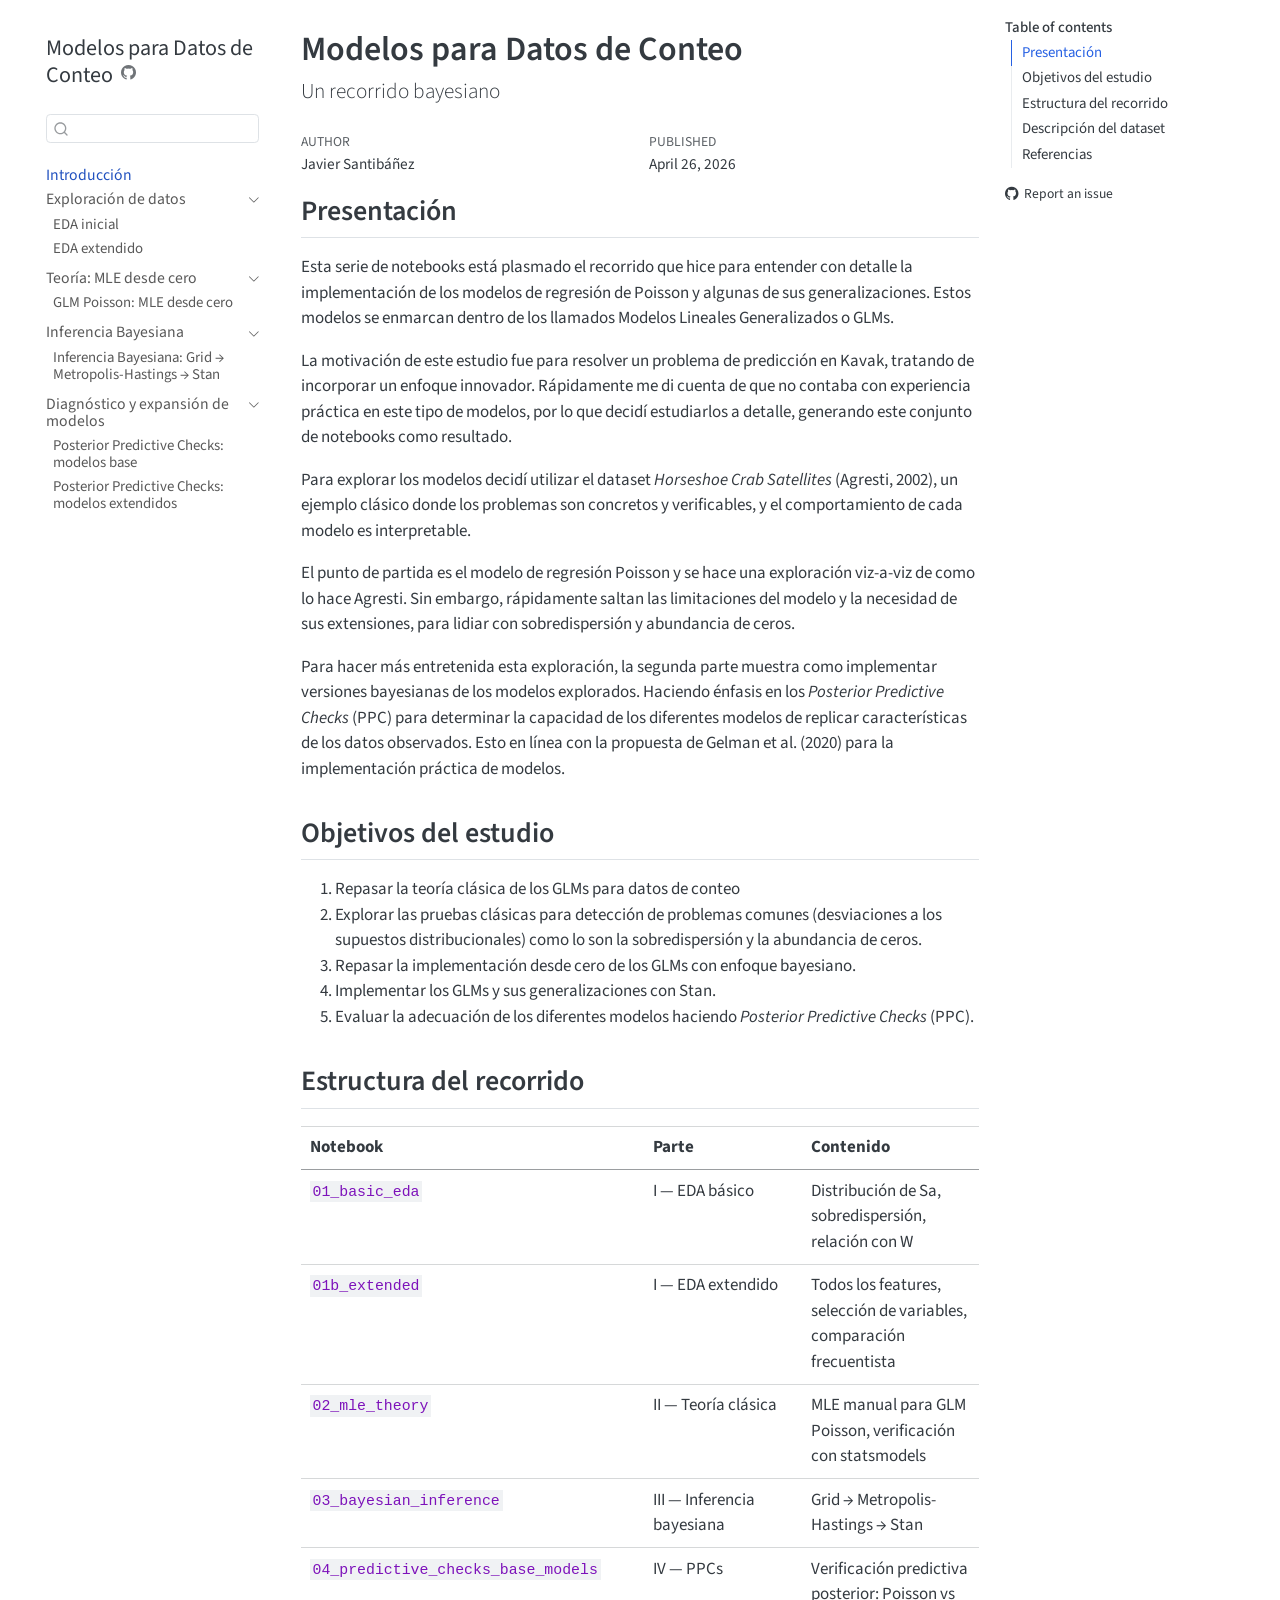
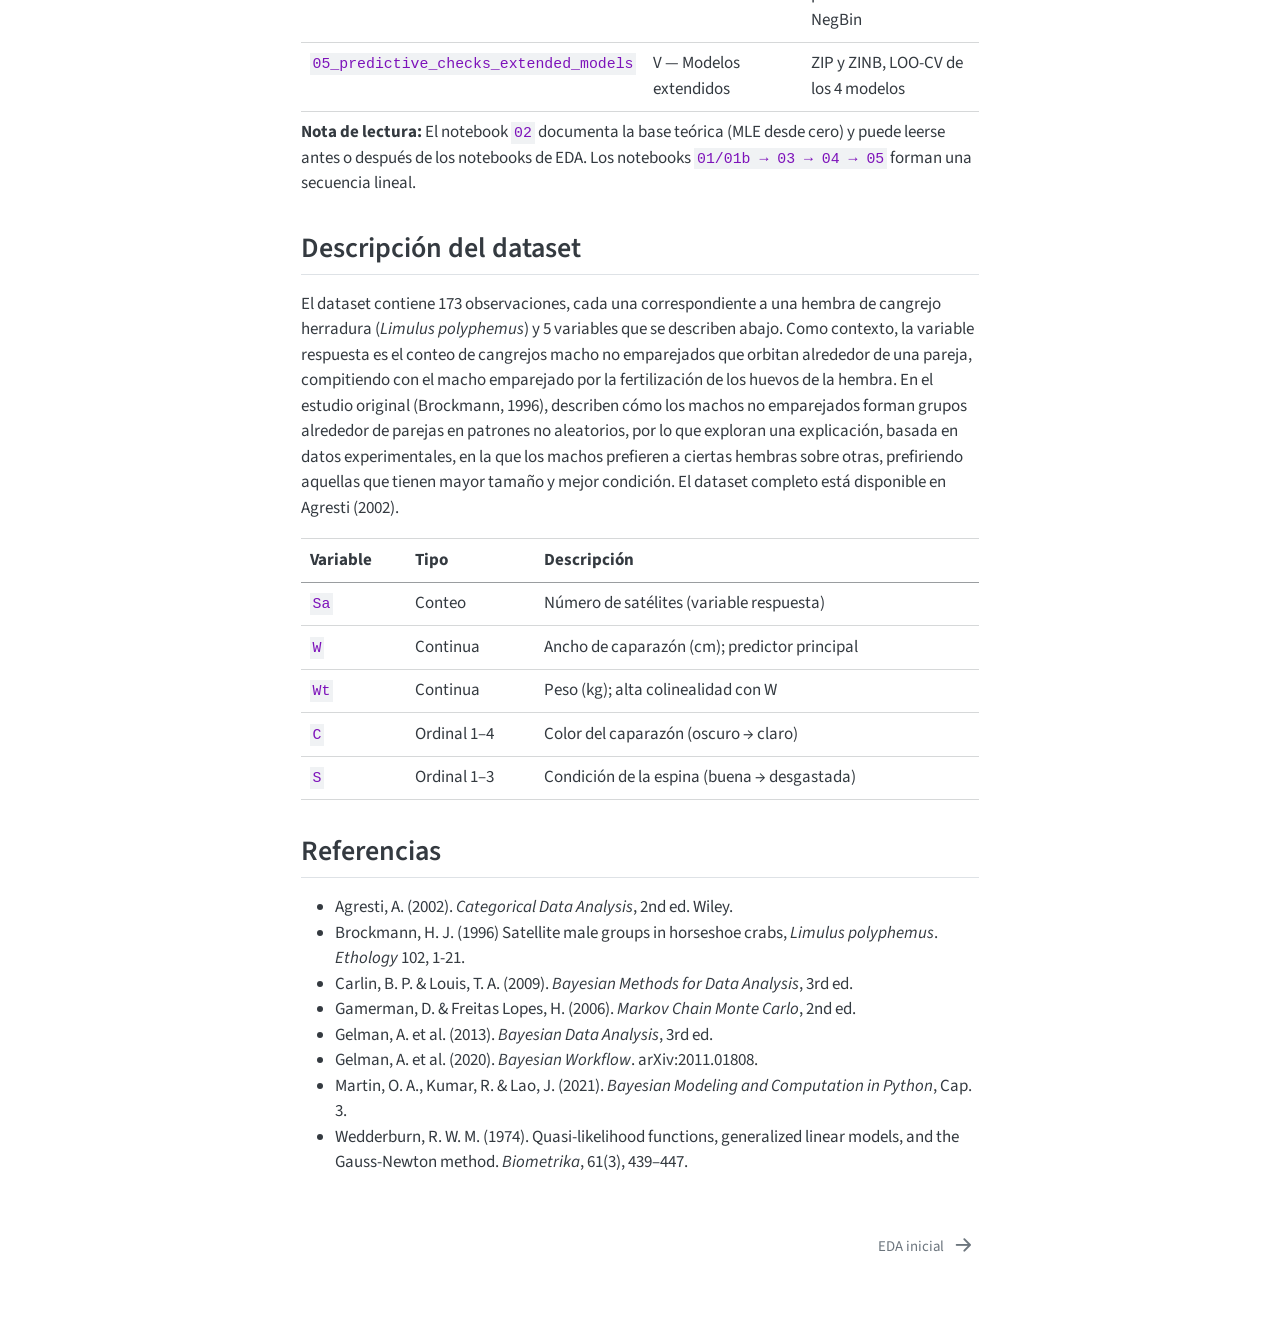
<file: index.html>
<!DOCTYPE html>
<html xmlns="http://www.w3.org/1999/xhtml" lang="en" xml:lang="en"><head>

<meta charset="utf-8">
<meta name="generator" content="quarto-1.9.37">

<meta name="viewport" content="width=device-width, initial-scale=1.0, user-scalable=yes">

<meta name="author" content="Javier Santibáñez">
<meta name="dcterms.date" content="2026-04-26">

<title>Modelos para Datos de Conteo</title>
<style>
/* Default styles provided by pandoc.
** See https://pandoc.org/MANUAL.html#variables-for-html for config info.
*/
code{white-space: pre-wrap;}
span.smallcaps{font-variant: small-caps;}
div.columns{display: flex; gap: min(4vw, 1.5em);}
div.column{flex: auto; overflow-x: auto;}
div.hanging-indent{margin-left: 1.5em; text-indent: -1.5em;}
ul.task-list{list-style: none;}
ul.task-list li input[type="checkbox"] {
  width: 0.8em;
  margin: 0 0.8em 0.2em -1em; /* quarto-specific, see https://github.com/quarto-dev/quarto-cli/issues/4556 */ 
  vertical-align: middle;
}
</style>


<script src="site_libs/quarto-nav/quarto-nav.js"></script>
<script src="site_libs/quarto-nav/headroom.min.js"></script>
<script src="site_libs/clipboard/clipboard.min.js"></script>
<script src="site_libs/quarto-search/autocomplete.umd.js"></script>
<script src="site_libs/quarto-search/fuse.min.js"></script>
<script src="site_libs/quarto-search/quarto-search.js"></script>
<meta name="quarto:offset" content="./">
<link href="./notebooks/01_basic_eda.html" rel="next">
<script src="site_libs/quarto-html/quarto.js" type="module"></script>
<script src="site_libs/quarto-html/tabsets/tabsets.js" type="module"></script>
<script src="site_libs/quarto-html/popper.min.js"></script>
<script src="site_libs/quarto-html/tippy.umd.min.js"></script>
<script src="site_libs/quarto-html/anchor.min.js"></script>
<link href="site_libs/quarto-html/tippy.css" rel="stylesheet">
<link href="site_libs/quarto-html/quarto-syntax-highlighting-acf12a64177840b8d86f2d4f01b2e9fb.css" rel="stylesheet" id="quarto-text-highlighting-styles">
<script src="site_libs/bootstrap/bootstrap.min.js"></script>
<link href="site_libs/bootstrap/bootstrap-icons.css" rel="stylesheet">
<link href="site_libs/bootstrap/bootstrap-a672264d6ced0d2e61b1449019ffc00b.min.css" rel="stylesheet" append-hash="true" id="quarto-bootstrap" data-mode="light">
<script id="quarto-search-options" type="application/json">{
  "location": "sidebar",
  "copy-button": false,
  "collapse-after": 3,
  "panel-placement": "start",
  "type": "textbox",
  "limit": 50,
  "keyboard-shortcut": [
    "f",
    "/",
    "s"
  ],
  "show-item-context": false,
  "language": {
    "search-no-results-text": "No results",
    "search-matching-documents-text": "matching documents",
    "search-copy-link-title": "Copy link to search",
    "search-hide-matches-text": "Hide additional matches",
    "search-more-match-text": "more match in this document",
    "search-more-matches-text": "more matches in this document",
    "search-clear-button-title": "Clear",
    "search-text-placeholder": "",
    "search-detached-cancel-button-title": "Cancel",
    "search-submit-button-title": "Submit",
    "search-label": "Search"
  }
}</script>


</head>

<body class="nav-sidebar floating quarto-light">

<div id="quarto-search-results"></div>
  <header id="quarto-header" class="headroom fixed-top">
  <nav class="quarto-secondary-nav">
    <div class="container-fluid d-flex">
      <button type="button" class="quarto-btn-toggle btn" data-bs-toggle="collapse" role="button" data-bs-target=".quarto-sidebar-collapse-item" aria-controls="quarto-sidebar" aria-expanded="false" aria-label="Toggle sidebar navigation" onclick="if (window.quartoToggleHeadroom) { window.quartoToggleHeadroom(); }">
        <i class="bi bi-layout-text-sidebar-reverse"></i>
      </button>
        <nav class="quarto-page-breadcrumbs" aria-label="breadcrumb"><ol class="breadcrumb"><li class="breadcrumb-item"><a href="./index.html"><span class="chapter-title">Introducción</span></a></li></ol></nav>
        <a class="flex-grow-1" role="navigation" data-bs-toggle="collapse" data-bs-target=".quarto-sidebar-collapse-item" aria-controls="quarto-sidebar" aria-expanded="false" aria-label="Toggle sidebar navigation" onclick="if (window.quartoToggleHeadroom) { window.quartoToggleHeadroom(); }">      
        </a>
      <button type="button" class="btn quarto-search-button" aria-label="Search" onclick="window.quartoOpenSearch();">
        <i class="bi bi-search"></i>
      </button>
    </div>
  </nav>
</header>
<!-- content -->
<div id="quarto-content" class="quarto-container page-columns page-rows-contents page-layout-article">
<!-- sidebar -->
  <nav id="quarto-sidebar" class="sidebar collapse collapse-horizontal quarto-sidebar-collapse-item sidebar-navigation floating overflow-auto">
    <div class="pt-lg-2 mt-2 text-left sidebar-header">
    <div class="sidebar-title mb-0 py-0">
      <a href="./">Modelos para Datos de Conteo</a> 
        <div class="sidebar-tools-main">
    <a href="https://github.com/ScJavier/bayesian-glm-count-data" title="Source Code" class="quarto-navigation-tool px-1" aria-label="Source Code"><i class="bi bi-github"></i></a>
</div>
    </div>
      </div>
        <div class="mt-2 flex-shrink-0 align-items-center">
        <div class="sidebar-search">
        <div id="quarto-search" class="" title="Search"></div>
        </div>
        </div>
    <div class="sidebar-menu-container"> 
    <ul class="list-unstyled mt-1">
        <li class="sidebar-item">
  <div class="sidebar-item-container"> 
  <a href="./index.html" class="sidebar-item-text sidebar-link active"><span class="chapter-title">Introducción</span></a>
  </div>
</li>
        <li class="sidebar-item sidebar-item-section">
      <div class="sidebar-item-container"> 
            <a class="sidebar-item-text sidebar-link text-start" data-bs-toggle="collapse" data-bs-target="#quarto-sidebar-section-1" role="navigation" aria-expanded="true">
 <span class="menu-text">Exploración de datos</span></a>
          <a class="sidebar-item-toggle text-start" data-bs-toggle="collapse" data-bs-target="#quarto-sidebar-section-1" role="navigation" aria-expanded="true" aria-label="Toggle section">
            <i class="bi bi-chevron-right ms-2"></i>
          </a> 
      </div>
      <ul id="quarto-sidebar-section-1" class="collapse list-unstyled sidebar-section depth1 show">  
          <li class="sidebar-item">
  <div class="sidebar-item-container"> 
  <a href="./notebooks/01_basic_eda.html" class="sidebar-item-text sidebar-link"><span class="chapter-title">EDA inicial</span></a>
  </div>
</li>
          <li class="sidebar-item">
  <div class="sidebar-item-container"> 
  <a href="./notebooks/01b_extended.html" class="sidebar-item-text sidebar-link"><span class="chapter-title">EDA extendido</span></a>
  </div>
</li>
      </ul>
  </li>
        <li class="sidebar-item sidebar-item-section">
      <div class="sidebar-item-container"> 
            <a class="sidebar-item-text sidebar-link text-start" data-bs-toggle="collapse" data-bs-target="#quarto-sidebar-section-2" role="navigation" aria-expanded="true">
 <span class="menu-text">Teoría: MLE desde cero</span></a>
          <a class="sidebar-item-toggle text-start" data-bs-toggle="collapse" data-bs-target="#quarto-sidebar-section-2" role="navigation" aria-expanded="true" aria-label="Toggle section">
            <i class="bi bi-chevron-right ms-2"></i>
          </a> 
      </div>
      <ul id="quarto-sidebar-section-2" class="collapse list-unstyled sidebar-section depth1 show">  
          <li class="sidebar-item">
  <div class="sidebar-item-container"> 
  <a href="./notebooks/02_mle_theory.html" class="sidebar-item-text sidebar-link"><span class="chapter-title">GLM Poisson: MLE desde cero</span></a>
  </div>
</li>
      </ul>
  </li>
        <li class="sidebar-item sidebar-item-section">
      <div class="sidebar-item-container"> 
            <a class="sidebar-item-text sidebar-link text-start" data-bs-toggle="collapse" data-bs-target="#quarto-sidebar-section-3" role="navigation" aria-expanded="true">
 <span class="menu-text">Inferencia Bayesiana</span></a>
          <a class="sidebar-item-toggle text-start" data-bs-toggle="collapse" data-bs-target="#quarto-sidebar-section-3" role="navigation" aria-expanded="true" aria-label="Toggle section">
            <i class="bi bi-chevron-right ms-2"></i>
          </a> 
      </div>
      <ul id="quarto-sidebar-section-3" class="collapse list-unstyled sidebar-section depth1 show">  
          <li class="sidebar-item">
  <div class="sidebar-item-container"> 
  <a href="./notebooks/03_bayesian_inference.html" class="sidebar-item-text sidebar-link"><span class="chapter-title">Inferencia Bayesiana: Grid → Metropolis-Hastings → Stan</span></a>
  </div>
</li>
      </ul>
  </li>
        <li class="sidebar-item sidebar-item-section">
      <div class="sidebar-item-container"> 
            <a class="sidebar-item-text sidebar-link text-start" data-bs-toggle="collapse" data-bs-target="#quarto-sidebar-section-4" role="navigation" aria-expanded="true">
 <span class="menu-text">Diagnóstico y expansión de modelos</span></a>
          <a class="sidebar-item-toggle text-start" data-bs-toggle="collapse" data-bs-target="#quarto-sidebar-section-4" role="navigation" aria-expanded="true" aria-label="Toggle section">
            <i class="bi bi-chevron-right ms-2"></i>
          </a> 
      </div>
      <ul id="quarto-sidebar-section-4" class="collapse list-unstyled sidebar-section depth1 show">  
          <li class="sidebar-item">
  <div class="sidebar-item-container"> 
  <a href="./notebooks/04_predictive_checks_base_models.html" class="sidebar-item-text sidebar-link"><span class="chapter-title">Posterior Predictive Checks: modelos base</span></a>
  </div>
</li>
          <li class="sidebar-item">
  <div class="sidebar-item-container"> 
  <a href="./notebooks/05_predictive_checks_extended_models.html" class="sidebar-item-text sidebar-link"><span class="chapter-title">Posterior Predictive Checks: modelos extendidos</span></a>
  </div>
</li>
      </ul>
  </li>
    </ul>
    </div>
</nav>
<div id="quarto-sidebar-glass" class="quarto-sidebar-collapse-item" data-bs-toggle="collapse" data-bs-target=".quarto-sidebar-collapse-item"></div>
<!-- margin-sidebar -->
    <div id="quarto-margin-sidebar" class="sidebar margin-sidebar">
        <nav id="TOC" role="doc-toc" class="toc-active">
    <h2 id="toc-title">Table of contents</h2>
   
  <ul>
  <li><a href="#presentación" id="toc-presentación" class="nav-link active" data-scroll-target="#presentación">Presentación</a></li>
  <li><a href="#objetivos-del-estudio" id="toc-objetivos-del-estudio" class="nav-link" data-scroll-target="#objetivos-del-estudio">Objetivos del estudio</a></li>
  <li><a href="#estructura-del-recorrido" id="toc-estructura-del-recorrido" class="nav-link" data-scroll-target="#estructura-del-recorrido">Estructura del recorrido</a></li>
  <li><a href="#descripción-del-dataset" id="toc-descripción-del-dataset" class="nav-link" data-scroll-target="#descripción-del-dataset">Descripción del dataset</a></li>
  <li><a href="#referencias" id="toc-referencias" class="nav-link" data-scroll-target="#referencias">Referencias</a></li>
  </ul>
<div class="toc-actions"><ul><li><a href="https://github.com/ScJavier/bayesian-glm-count-data/issues/new" class="toc-action"><i class="bi bi-github"></i>Report an issue</a></li></ul></div></nav>
    </div>
<!-- main -->
<main class="content" id="quarto-document-content">

<header id="title-block-header" class="quarto-title-block default">
<div class="quarto-title">
<h1 class="title">Modelos para Datos de Conteo</h1>
<p class="subtitle lead">Un recorrido bayesiano</p>
</div>



<div class="quarto-title-meta">

    <div>
    <div class="quarto-title-meta-heading">Author</div>
    <div class="quarto-title-meta-contents">
             <p>Javier Santibáñez </p>
          </div>
  </div>
    
    <div>
    <div class="quarto-title-meta-heading">Published</div>
    <div class="quarto-title-meta-contents">
      <p class="date">April 26, 2026</p>
    </div>
  </div>
  
    
  </div>
  


</header>


<section id="presentación" class="level2">
<h2 class="anchored" data-anchor-id="presentación">Presentación</h2>
<p>Esta serie de notebooks está plasmado el recorrido que hice para entender con detalle la implementación de los modelos de regresión de Poisson y algunas de sus generalizaciones. Estos modelos se enmarcan dentro de los llamados Modelos Lineales Generalizados o GLMs.</p>
<p>La motivación de este estudio fue para resolver un problema de predicción en Kavak, tratando de incorporar un enfoque innovador. Rápidamente me di cuenta de que no contaba con experiencia práctica en este tipo de modelos, por lo que decidí estudiarlos a detalle, generando este conjunto de notebooks como resultado.</p>
<p>Para explorar los modelos decidí utilizar el dataset <em>Horseshoe Crab Satellites</em> (Agresti, 2002), un ejemplo clásico donde los problemas son concretos y verificables, y el comportamiento de cada modelo es interpretable.</p>
<p>El punto de partida es el modelo de regresión Poisson y se hace una exploración viz-a-viz de como lo hace Agresti. Sin embargo, rápidamente saltan las limitaciones del modelo y la necesidad de sus extensiones, para lidiar con sobredispersión y abundancia de ceros.</p>
<p>Para hacer más entretenida esta exploración, la segunda parte muestra como implementar versiones bayesianas de los modelos explorados. Haciendo énfasis en los <em>Posterior Predictive Checks</em> (PPC) para determinar la capacidad de los diferentes modelos de replicar características de los datos observados. Esto en línea con la propuesta de Gelman et al.&nbsp;(2020) para la implementación práctica de modelos.</p>
</section>
<section id="objetivos-del-estudio" class="level2">
<h2 class="anchored" data-anchor-id="objetivos-del-estudio">Objetivos del estudio</h2>
<ol type="1">
<li>Repasar la teoría clásica de los GLMs para datos de conteo</li>
<li>Explorar las pruebas clásicas para detección de problemas comunes (desviaciones a los supuestos distribucionales) como lo son la sobredispersión y la abundancia de ceros.</li>
<li>Repasar la implementación desde cero de los GLMs con enfoque bayesiano.</li>
<li>Implementar los GLMs y sus generalizaciones con Stan.</li>
<li>Evaluar la adecuación de los diferentes modelos haciendo <em>Posterior Predictive Checks</em> (PPC).</li>
</ol>
</section>
<section id="estructura-del-recorrido" class="level2">
<h2 class="anchored" data-anchor-id="estructura-del-recorrido">Estructura del recorrido</h2>
<table class="caption-top table">
<colgroup>
<col style="width: 33%">
<col style="width: 33%">
<col style="width: 33%">
</colgroup>
<thead>
<tr class="header">
<th>Notebook</th>
<th>Parte</th>
<th>Contenido</th>
</tr>
</thead>
<tbody>
<tr class="odd">
<td><code>01_basic_eda</code></td>
<td>I — EDA básico</td>
<td>Distribución de Sa, sobredispersión, relación con W</td>
</tr>
<tr class="even">
<td><code>01b_extended</code></td>
<td>I — EDA extendido</td>
<td>Todos los features, selección de variables, comparación frecuentista</td>
</tr>
<tr class="odd">
<td><code>02_mle_theory</code></td>
<td>II — Teoría clásica</td>
<td>MLE manual para GLM Poisson, verificación con statsmodels</td>
</tr>
<tr class="even">
<td><code>03_bayesian_inference</code></td>
<td>III — Inferencia bayesiana</td>
<td>Grid → Metropolis-Hastings → Stan</td>
</tr>
<tr class="odd">
<td><code>04_predictive_checks_base_models</code></td>
<td>IV — PPCs</td>
<td>Verificación predictiva posterior: Poisson vs NegBin</td>
</tr>
<tr class="even">
<td><code>05_predictive_checks_extended_models</code></td>
<td>V — Modelos extendidos</td>
<td>ZIP y ZINB, LOO-CV de los 4 modelos</td>
</tr>
</tbody>
</table>
<p><strong>Nota de lectura:</strong> El notebook <code>02</code> documenta la base teórica (MLE desde cero) y puede leerse antes o después de los notebooks de EDA. Los notebooks <code>01/01b → 03 → 04 → 05</code> forman una secuencia lineal.</p>
</section>
<section id="descripción-del-dataset" class="level2">
<h2 class="anchored" data-anchor-id="descripción-del-dataset">Descripción del dataset</h2>
<p>El dataset contiene 173 observaciones, cada una correspondiente a una hembra de cangrejo herradura (<em>Limulus polyphemus</em>) y 5 variables que se describen abajo. Como contexto, la variable respuesta es el conteo de cangrejos macho no emparejados que orbitan alrededor de una pareja, compitiendo con el macho emparejado por la fertilización de los huevos de la hembra. En el estudio original (Brockmann, 1996), describen cómo los machos no emparejados forman grupos alrededor de parejas en patrones no aleatorios, por lo que exploran una explicación, basada en datos experimentales, en la que los machos prefieren a ciertas hembras sobre otras, prefiriendo aquellas que tienen mayor tamaño y mejor condición. El dataset completo está disponible en Agresti (2002).</p>
<table class="caption-top table">
<thead>
<tr class="header">
<th>Variable</th>
<th>Tipo</th>
<th>Descripción</th>
</tr>
</thead>
<tbody>
<tr class="odd">
<td><code>Sa</code></td>
<td>Conteo</td>
<td>Número de satélites (variable respuesta)</td>
</tr>
<tr class="even">
<td><code>W</code></td>
<td>Continua</td>
<td>Ancho de caparazón (cm); predictor principal</td>
</tr>
<tr class="odd">
<td><code>Wt</code></td>
<td>Continua</td>
<td>Peso (kg); alta colinealidad con W</td>
</tr>
<tr class="even">
<td><code>C</code></td>
<td>Ordinal 1–4</td>
<td>Color del caparazón (oscuro → claro)</td>
</tr>
<tr class="odd">
<td><code>S</code></td>
<td>Ordinal 1–3</td>
<td>Condición de la espina (buena → desgastada)</td>
</tr>
</tbody>
</table>
</section>
<section id="referencias" class="level2">
<h2 class="anchored" data-anchor-id="referencias">Referencias</h2>
<ul>
<li>Agresti, A. (2002). <em>Categorical Data Analysis</em>, 2nd ed.&nbsp;Wiley.</li>
<li>Brockmann, H. J. (1996) Satellite male groups in horseshoe crabs, <em>Limulus polyphemus</em>. <em>Ethology</em> 102, 1-21.</li>
<li>Carlin, B. P. &amp; Louis, T. A. (2009). <em>Bayesian Methods for Data Analysis</em>, 3rd ed.</li>
<li>Gamerman, D. &amp; Freitas Lopes, H. (2006). <em>Markov Chain Monte Carlo</em>, 2nd ed.</li>
<li>Gelman, A. et al.&nbsp;(2013). <em>Bayesian Data Analysis</em>, 3rd ed.</li>
<li>Gelman, A. et al.&nbsp;(2020). <em>Bayesian Workflow</em>. arXiv:2011.01808.</li>
<li>Martin, O. A., Kumar, R. &amp; Lao, J. (2021). <em>Bayesian Modeling and Computation in Python</em>, Cap. 3.</li>
<li>Wedderburn, R. W. M. (1974). Quasi-likelihood functions, generalized linear models, and the Gauss-Newton method. <em>Biometrika</em>, 61(3), 439–447.</li>
</ul>


</section>

</main> <!-- /main -->
<script id="quarto-html-after-body" type="application/javascript">
  window.document.addEventListener("DOMContentLoaded", function (event) {
    const icon = "";
    const anchorJS = new window.AnchorJS();
    anchorJS.options = {
      placement: 'right',
      icon: icon
    };
    anchorJS.add('.anchored');
    const isCodeAnnotation = (el) => {
      for (const clz of el.classList) {
        if (clz.startsWith('code-annotation-')) {                     
          return true;
        }
      }
      return false;
    }
    const onCopySuccess = function(e) {
      // button target
      const button = e.trigger;
      // don't keep focus
      button.blur();
      // flash "checked"
      button.classList.add('code-copy-button-checked');
      var currentTitle = button.getAttribute("title");
      button.setAttribute("title", "Copied!");
      let tooltip;
      if (window.bootstrap) {
        button.setAttribute("data-bs-toggle", "tooltip");
        button.setAttribute("data-bs-placement", "left");
        button.setAttribute("data-bs-title", "Copied!");
        tooltip = new bootstrap.Tooltip(button, 
          { trigger: "manual", 
            customClass: "code-copy-button-tooltip",
            offset: [0, -8]});
        tooltip.show();    
      }
      setTimeout(function() {
        if (tooltip) {
          tooltip.hide();
          button.removeAttribute("data-bs-title");
          button.removeAttribute("data-bs-toggle");
          button.removeAttribute("data-bs-placement");
        }
        button.setAttribute("title", currentTitle);
        button.classList.remove('code-copy-button-checked');
      }, 1000);
      // clear code selection
      e.clearSelection();
    }
    const getTextToCopy = function(trigger) {
      const outerScaffold = trigger.parentElement.cloneNode(true);
      const codeEl = outerScaffold.querySelector('code');
      for (const childEl of codeEl.children) {
        if (isCodeAnnotation(childEl)) {
          childEl.remove();
        }
      }
      return codeEl.innerText;
    }
    const clipboard = new window.ClipboardJS('.code-copy-button:not([data-in-quarto-modal])', {
      text: getTextToCopy
    });
    clipboard.on('success', onCopySuccess);
    if (window.document.getElementById('quarto-embedded-source-code-modal')) {
      const clipboardModal = new window.ClipboardJS('.code-copy-button[data-in-quarto-modal]', {
        text: getTextToCopy,
        container: window.document.getElementById('quarto-embedded-source-code-modal')
      });
      clipboardModal.on('success', onCopySuccess);
    }
      var localhostRegex = new RegExp(/^(?:http|https):\/\/localhost\:?[0-9]*\//);
      var mailtoRegex = new RegExp(/^mailto:/);
        var filterRegex = new RegExp('/' + window.location.host + '/');
      var isInternal = (href) => {
          return filterRegex.test(href) || localhostRegex.test(href) || mailtoRegex.test(href);
      }
      // Inspect non-navigation links and adorn them if external
     var links = window.document.querySelectorAll('a[href]:not(.nav-link):not(.navbar-brand):not(.toc-action):not(.sidebar-link):not(.sidebar-item-toggle):not(.pagination-link):not(.no-external):not([aria-hidden]):not(.dropdown-item):not(.quarto-navigation-tool):not(.about-link)');
      for (var i=0; i<links.length; i++) {
        const link = links[i];
        if (!isInternal(link.href)) {
          // undo the damage that might have been done by quarto-nav.js in the case of
          // links that we want to consider external
          if (link.dataset.originalHref !== undefined) {
            link.href = link.dataset.originalHref;
          }
        }
      }
    function tippyHover(el, contentFn, onTriggerFn, onUntriggerFn) {
      const config = {
        allowHTML: true,
        maxWidth: 500,
        delay: 100,
        arrow: false,
        appendTo: function(el) {
            return el.parentElement;
        },
        interactive: true,
        interactiveBorder: 10,
        theme: 'quarto',
        placement: 'bottom-start',
      };
      if (contentFn) {
        config.content = contentFn;
      }
      if (onTriggerFn) {
        config.onTrigger = onTriggerFn;
      }
      if (onUntriggerFn) {
        config.onUntrigger = onUntriggerFn;
      }
      window.tippy(el, config); 
    }
    const noterefs = window.document.querySelectorAll('a[role="doc-noteref"]');
    for (var i=0; i<noterefs.length; i++) {
      const ref = noterefs[i];
      tippyHover(ref, function() {
        // use id or data attribute instead here
        let href = ref.getAttribute('data-footnote-href') || ref.getAttribute('href');
        try { href = new URL(href).hash; } catch {}
        const id = href.replace(/^#\/?/, "");
        const note = window.document.getElementById(id);
        if (note) {
          return note.innerHTML;
        } else {
          return "";
        }
      });
    }
    const xrefs = window.document.querySelectorAll('a.quarto-xref');
    const processXRef = (id, note) => {
      // Strip column container classes
      const stripColumnClz = (el) => {
        el.classList.remove("page-full", "page-columns");
        if (el.children) {
          for (const child of el.children) {
            stripColumnClz(child);
          }
        }
      }
      stripColumnClz(note)
      if (id === null || id.startsWith('sec-')) {
        // Special case sections, only their first couple elements
        const container = document.createElement("div");
        if (note.children && note.children.length > 2) {
          container.appendChild(note.children[0].cloneNode(true));
          for (let i = 1; i < note.children.length; i++) {
            const child = note.children[i];
            if (child.tagName === "P" && child.innerText === "") {
              continue;
            } else {
              container.appendChild(child.cloneNode(true));
              break;
            }
          }
          if (window.Quarto?.typesetMath) {
            window.Quarto.typesetMath(container);
          }
          return container.innerHTML
        } else {
          if (window.Quarto?.typesetMath) {
            window.Quarto.typesetMath(note);
          }
          return note.innerHTML;
        }
      } else {
        // Remove any anchor links if they are present
        const anchorLink = note.querySelector('a.anchorjs-link');
        if (anchorLink) {
          anchorLink.remove();
        }
        if (window.Quarto?.typesetMath) {
          window.Quarto.typesetMath(note);
        }
        if (note.classList.contains("callout")) {
          return note.outerHTML;
        } else {
          return note.innerHTML;
        }
      }
    }
    for (var i=0; i<xrefs.length; i++) {
      const xref = xrefs[i];
      tippyHover(xref, undefined, function(instance) {
        instance.disable();
        let url = xref.getAttribute('href');
        let hash = undefined; 
        if (url.startsWith('#')) {
          hash = url;
        } else {
          try { hash = new URL(url).hash; } catch {}
        }
        if (hash) {
          const id = hash.replace(/^#\/?/, "");
          const note = window.document.getElementById(id);
          if (note !== null) {
            try {
              const html = processXRef(id, note.cloneNode(true));
              instance.setContent(html);
            } finally {
              instance.enable();
              instance.show();
            }
          } else {
            // See if we can fetch this
            fetch(url.split('#')[0])
            .then(res => res.text())
            .then(html => {
              const parser = new DOMParser();
              const htmlDoc = parser.parseFromString(html, "text/html");
              const note = htmlDoc.getElementById(id);
              if (note !== null) {
                const html = processXRef(id, note);
                instance.setContent(html);
              } 
            }).finally(() => {
              instance.enable();
              instance.show();
            });
          }
        } else {
          // See if we can fetch a full url (with no hash to target)
          // This is a special case and we should probably do some content thinning / targeting
          fetch(url)
          .then(res => res.text())
          .then(html => {
            const parser = new DOMParser();
            const htmlDoc = parser.parseFromString(html, "text/html");
            const note = htmlDoc.querySelector('main.content');
            if (note !== null) {
              // This should only happen for chapter cross references
              // (since there is no id in the URL)
              // remove the first header
              if (note.children.length > 0 && note.children[0].tagName === "HEADER") {
                note.children[0].remove();
              }
              const html = processXRef(null, note);
              instance.setContent(html);
            } 
          }).finally(() => {
            instance.enable();
            instance.show();
          });
        }
      }, function(instance) {
      });
    }
        let selectedAnnoteEl;
        const selectorForAnnotation = ( cell, annotation) => {
          let cellAttr = 'data-code-cell="' + cell + '"';
          let lineAttr = 'data-code-annotation="' +  annotation + '"';
          const selector = 'span[' + cellAttr + '][' + lineAttr + ']';
          return selector;
        }
        const selectCodeLines = (annoteEl) => {
          const doc = window.document;
          const targetCell = annoteEl.getAttribute("data-target-cell");
          const targetAnnotation = annoteEl.getAttribute("data-target-annotation");
          const annoteSpan = window.document.querySelector(selectorForAnnotation(targetCell, targetAnnotation));
          const lines = annoteSpan.getAttribute("data-code-lines").split(",");
          const lineIds = lines.map((line) => {
            return targetCell + "-" + line;
          })
          let top = null;
          let height = null;
          let parent = null;
          if (lineIds.length > 0) {
              //compute the position of the single el (top and bottom and make a div)
              const el = window.document.getElementById(lineIds[0]);
              top = el.offsetTop;
              height = el.offsetHeight;
              parent = el.parentElement.parentElement;
            if (lineIds.length > 1) {
              const lastEl = window.document.getElementById(lineIds[lineIds.length - 1]);
              const bottom = lastEl.offsetTop + lastEl.offsetHeight;
              height = bottom - top;
            }
            if (top !== null && height !== null && parent !== null) {
              // cook up a div (if necessary) and position it 
              let div = window.document.getElementById("code-annotation-line-highlight");
              if (div === null) {
                div = window.document.createElement("div");
                div.setAttribute("id", "code-annotation-line-highlight");
                div.style.position = 'absolute';
                parent.appendChild(div);
              }
              div.style.top = top - 2 + "px";
              div.style.height = height + 4 + "px";
              div.style.left = 0;
              let gutterDiv = window.document.getElementById("code-annotation-line-highlight-gutter");
              if (gutterDiv === null) {
                gutterDiv = window.document.createElement("div");
                gutterDiv.setAttribute("id", "code-annotation-line-highlight-gutter");
                gutterDiv.style.position = 'absolute';
                const codeCell = window.document.getElementById(targetCell);
                const gutter = codeCell.querySelector('.code-annotation-gutter');
                gutter.appendChild(gutterDiv);
              }
              gutterDiv.style.top = top - 2 + "px";
              gutterDiv.style.height = height + 4 + "px";
            }
            selectedAnnoteEl = annoteEl;
          }
        };
        const unselectCodeLines = () => {
          const elementsIds = ["code-annotation-line-highlight", "code-annotation-line-highlight-gutter"];
          elementsIds.forEach((elId) => {
            const div = window.document.getElementById(elId);
            if (div) {
              div.remove();
            }
          });
          selectedAnnoteEl = undefined;
        };
          // Handle positioning of the toggle
      window.addEventListener(
        "resize",
        throttle(() => {
          elRect = undefined;
          if (selectedAnnoteEl) {
            selectCodeLines(selectedAnnoteEl);
          }
        }, 10)
      );
      function throttle(fn, ms) {
      let throttle = false;
      let timer;
        return (...args) => {
          if(!throttle) { // first call gets through
              fn.apply(this, args);
              throttle = true;
          } else { // all the others get throttled
              if(timer) clearTimeout(timer); // cancel #2
              timer = setTimeout(() => {
                fn.apply(this, args);
                timer = throttle = false;
              }, ms);
          }
        };
      }
        // Attach click handler to the DT
        const annoteDls = window.document.querySelectorAll('dt[data-target-cell]');
        for (const annoteDlNode of annoteDls) {
          annoteDlNode.addEventListener('click', (event) => {
            const clickedEl = event.target;
            if (clickedEl !== selectedAnnoteEl) {
              unselectCodeLines();
              const activeEl = window.document.querySelector('dt[data-target-cell].code-annotation-active');
              if (activeEl) {
                activeEl.classList.remove('code-annotation-active');
              }
              selectCodeLines(clickedEl);
              clickedEl.classList.add('code-annotation-active');
            } else {
              // Unselect the line
              unselectCodeLines();
              clickedEl.classList.remove('code-annotation-active');
            }
          });
        }
    const findCites = (el) => {
      const parentEl = el.parentElement;
      if (parentEl) {
        const cites = parentEl.dataset.cites;
        if (cites) {
          return {
            el,
            cites: cites.split(' ')
          };
        } else {
          return findCites(el.parentElement)
        }
      } else {
        return undefined;
      }
    };
    var bibliorefs = window.document.querySelectorAll('a[role="doc-biblioref"]');
    for (var i=0; i<bibliorefs.length; i++) {
      const ref = bibliorefs[i];
      const citeInfo = findCites(ref);
      if (citeInfo) {
        tippyHover(citeInfo.el, function() {
          var popup = window.document.createElement('div');
          citeInfo.cites.forEach(function(cite) {
            var citeDiv = window.document.createElement('div');
            citeDiv.classList.add('hanging-indent');
            citeDiv.classList.add('csl-entry');
            var biblioDiv = window.document.getElementById('ref-' + cite);
            if (biblioDiv) {
              citeDiv.innerHTML = biblioDiv.innerHTML;
            }
            popup.appendChild(citeDiv);
          });
          return popup.innerHTML;
        });
      }
    }
  });
  </script>
<nav class="page-navigation">
  <div class="nav-page nav-page-previous">
  </div>
  <div class="nav-page nav-page-next">
      <a href="./notebooks/01_basic_eda.html" class="pagination-link" aria-label="EDA inicial">
        <span class="nav-page-text"><span class="chapter-title">EDA inicial</span></span> <i class="bi bi-arrow-right-short"></i>
      </a>
  </div>
</nav>
</div> <!-- /content -->




<footer class="footer"><div class="nav-footer"><div class="nav-footer-center"><div class="toc-actions d-sm-block d-md-none"><ul><li><a href="https://github.com/ScJavier/bayesian-glm-count-data/issues/new" class="toc-action"><i class="bi bi-github"></i>Report an issue</a></li></ul></div></div></div></footer></body></html>
</file>
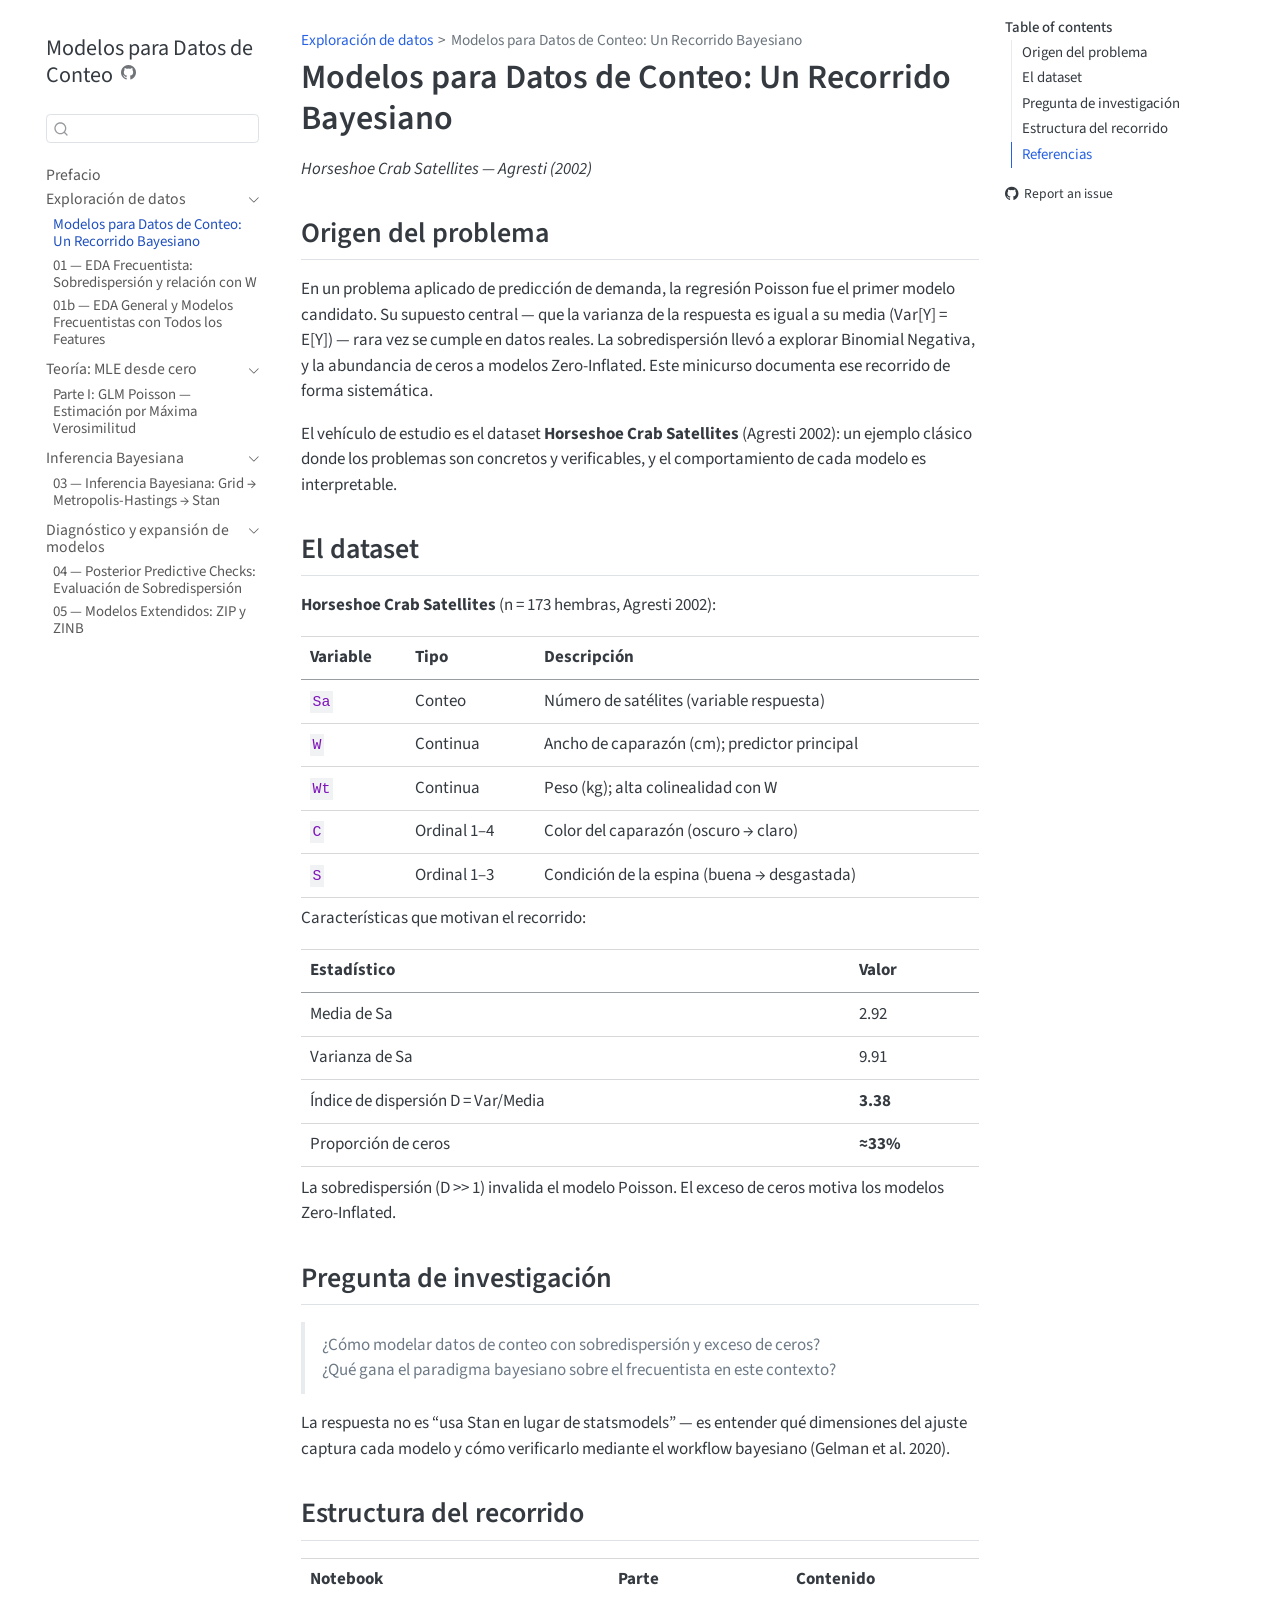
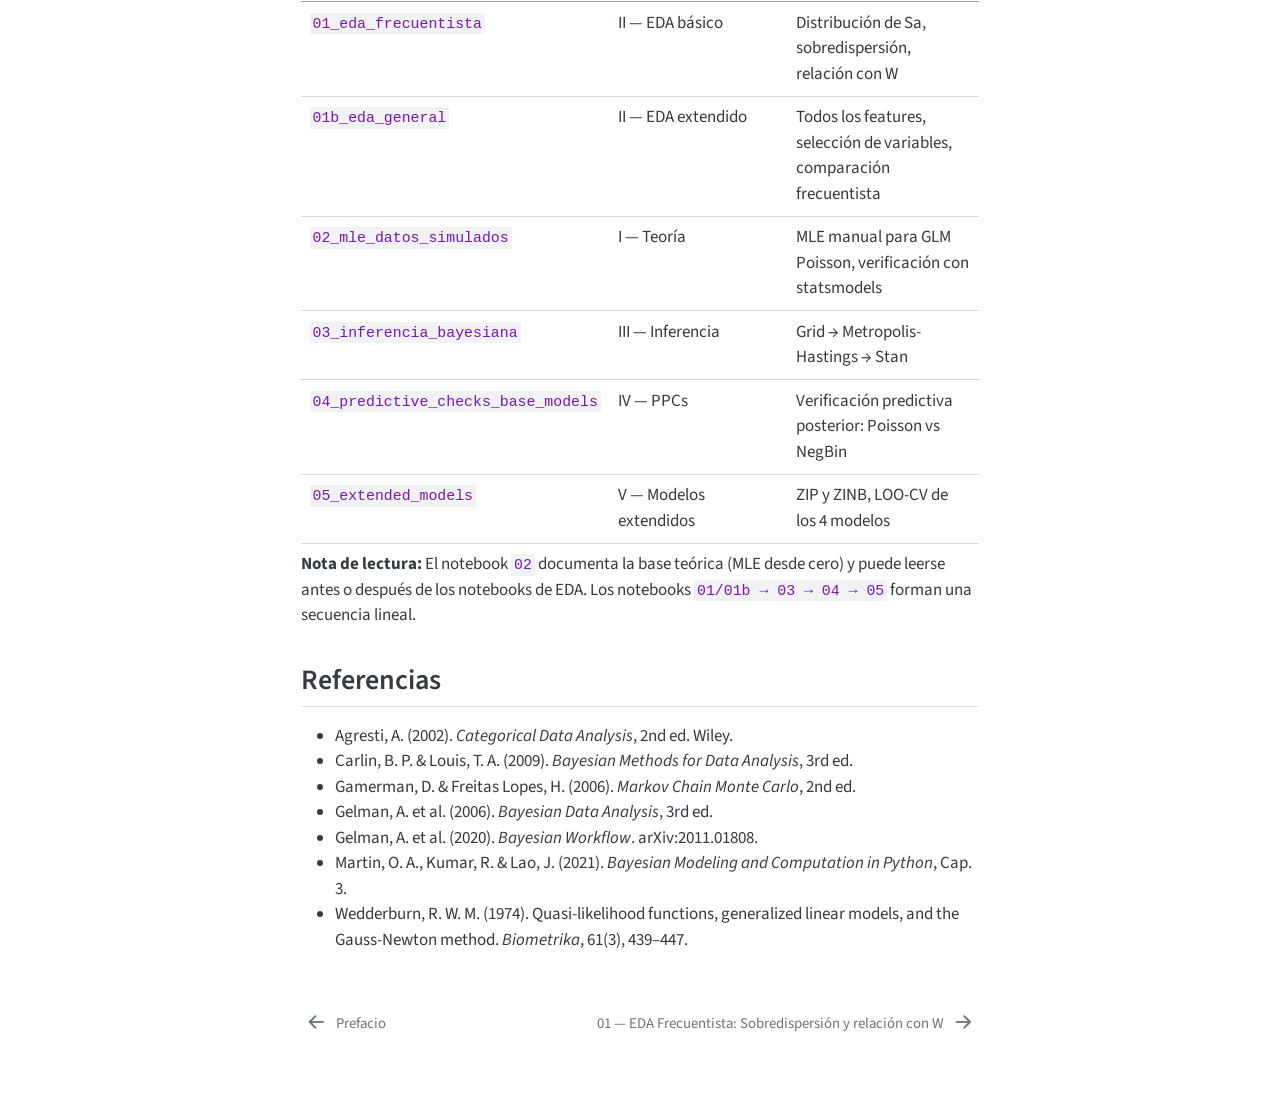
<file: notebooks/00_introduccion.html>
<!DOCTYPE html>
<html xmlns="http://www.w3.org/1999/xhtml" lang="en" xml:lang="en"><head>

<meta charset="utf-8">
<meta name="generator" content="quarto-1.9.37">

<meta name="viewport" content="width=device-width, initial-scale=1.0, user-scalable=yes">


<title>Modelos para Datos de Conteo: Un Recorrido Bayesiano – Modelos para Datos de Conteo</title>
<style>
/* Default styles provided by pandoc.
** See https://pandoc.org/MANUAL.html#variables-for-html for config info.
*/
code{white-space: pre-wrap;}
span.smallcaps{font-variant: small-caps;}
div.columns{display: flex; gap: min(4vw, 1.5em);}
div.column{flex: auto; overflow-x: auto;}
div.hanging-indent{margin-left: 1.5em; text-indent: -1.5em;}
ul.task-list{list-style: none;}
ul.task-list li input[type="checkbox"] {
  width: 0.8em;
  margin: 0 0.8em 0.2em -1em; /* quarto-specific, see https://github.com/quarto-dev/quarto-cli/issues/4556 */ 
  vertical-align: middle;
}
</style>


<script src="../site_libs/quarto-nav/quarto-nav.js"></script>
<script src="../site_libs/quarto-nav/headroom.min.js"></script>
<script src="../site_libs/clipboard/clipboard.min.js"></script>
<script src="../site_libs/quarto-search/autocomplete.umd.js"></script>
<script src="../site_libs/quarto-search/fuse.min.js"></script>
<script src="../site_libs/quarto-search/quarto-search.js"></script>
<meta name="quarto:offset" content="../">
<link href="../notebooks/01_eda_frecuentista.html" rel="next">
<link href="../index.html" rel="prev">
<script src="../site_libs/quarto-html/quarto.js" type="module"></script>
<script src="../site_libs/quarto-html/tabsets/tabsets.js" type="module"></script>
<script src="../site_libs/quarto-html/popper.min.js"></script>
<script src="../site_libs/quarto-html/tippy.umd.min.js"></script>
<script src="../site_libs/quarto-html/anchor.min.js"></script>
<link href="../site_libs/quarto-html/tippy.css" rel="stylesheet">
<link href="../site_libs/quarto-html/quarto-syntax-highlighting-acf12a64177840b8d86f2d4f01b2e9fb.css" rel="stylesheet" id="quarto-text-highlighting-styles">
<script src="../site_libs/bootstrap/bootstrap.min.js"></script>
<link href="../site_libs/bootstrap/bootstrap-icons.css" rel="stylesheet">
<link href="../site_libs/bootstrap/bootstrap-a672264d6ced0d2e61b1449019ffc00b.min.css" rel="stylesheet" append-hash="true" id="quarto-bootstrap" data-mode="light">
<script id="quarto-search-options" type="application/json">{
  "location": "sidebar",
  "copy-button": false,
  "collapse-after": 3,
  "panel-placement": "start",
  "type": "textbox",
  "limit": 50,
  "keyboard-shortcut": [
    "f",
    "/",
    "s"
  ],
  "show-item-context": false,
  "language": {
    "search-no-results-text": "No results",
    "search-matching-documents-text": "matching documents",
    "search-copy-link-title": "Copy link to search",
    "search-hide-matches-text": "Hide additional matches",
    "search-more-match-text": "more match in this document",
    "search-more-matches-text": "more matches in this document",
    "search-clear-button-title": "Clear",
    "search-text-placeholder": "",
    "search-detached-cancel-button-title": "Cancel",
    "search-submit-button-title": "Submit",
    "search-label": "Search"
  }
}</script>


</head>

<body class="nav-sidebar floating quarto-light">

<div id="quarto-search-results"></div>
  <header id="quarto-header" class="headroom fixed-top">
  <nav class="quarto-secondary-nav">
    <div class="container-fluid d-flex">
      <button type="button" class="quarto-btn-toggle btn" data-bs-toggle="collapse" role="button" data-bs-target=".quarto-sidebar-collapse-item" aria-controls="quarto-sidebar" aria-expanded="false" aria-label="Toggle sidebar navigation" onclick="if (window.quartoToggleHeadroom) { window.quartoToggleHeadroom(); }">
        <i class="bi bi-layout-text-sidebar-reverse"></i>
      </button>
        <nav class="quarto-page-breadcrumbs" aria-label="breadcrumb"><ol class="breadcrumb"><li class="breadcrumb-item"><a href="../notebooks/00_introduccion.html">Exploración de datos</a></li><li class="breadcrumb-item"><a href="../notebooks/00_introduccion.html"><span class="chapter-title">Modelos para Datos de Conteo: Un Recorrido Bayesiano</span></a></li></ol></nav>
        <a class="flex-grow-1" role="navigation" data-bs-toggle="collapse" data-bs-target=".quarto-sidebar-collapse-item" aria-controls="quarto-sidebar" aria-expanded="false" aria-label="Toggle sidebar navigation" onclick="if (window.quartoToggleHeadroom) { window.quartoToggleHeadroom(); }">      
        </a>
      <button type="button" class="btn quarto-search-button" aria-label="Search" onclick="window.quartoOpenSearch();">
        <i class="bi bi-search"></i>
      </button>
    </div>
  </nav>
</header>
<!-- content -->
<div id="quarto-content" class="quarto-container page-columns page-rows-contents page-layout-article">
<!-- sidebar -->
  <nav id="quarto-sidebar" class="sidebar collapse collapse-horizontal quarto-sidebar-collapse-item sidebar-navigation floating overflow-auto">
    <div class="pt-lg-2 mt-2 text-left sidebar-header">
    <div class="sidebar-title mb-0 py-0">
      <a href="../">Modelos para Datos de Conteo</a> 
        <div class="sidebar-tools-main">
    <a href="https://github.com/ScJavier/bayesian-glm-count-data" title="Source Code" class="quarto-navigation-tool px-1" aria-label="Source Code"><i class="bi bi-github"></i></a>
</div>
    </div>
      </div>
        <div class="mt-2 flex-shrink-0 align-items-center">
        <div class="sidebar-search">
        <div id="quarto-search" class="" title="Search"></div>
        </div>
        </div>
    <div class="sidebar-menu-container"> 
    <ul class="list-unstyled mt-1">
        <li class="sidebar-item">
  <div class="sidebar-item-container"> 
  <a href="../index.html" class="sidebar-item-text sidebar-link"><span class="chapter-title">Prefacio</span></a>
  </div>
</li>
        <li class="sidebar-item sidebar-item-section">
      <div class="sidebar-item-container"> 
            <a class="sidebar-item-text sidebar-link text-start" data-bs-toggle="collapse" data-bs-target="#quarto-sidebar-section-1" role="navigation" aria-expanded="true">
 <span class="menu-text">Exploración de datos</span></a>
          <a class="sidebar-item-toggle text-start" data-bs-toggle="collapse" data-bs-target="#quarto-sidebar-section-1" role="navigation" aria-expanded="true" aria-label="Toggle section">
            <i class="bi bi-chevron-right ms-2"></i>
          </a> 
      </div>
      <ul id="quarto-sidebar-section-1" class="collapse list-unstyled sidebar-section depth1 show">  
          <li class="sidebar-item">
  <div class="sidebar-item-container"> 
  <a href="../notebooks/00_introduccion.html" class="sidebar-item-text sidebar-link active"><span class="chapter-title">Modelos para Datos de Conteo: Un Recorrido Bayesiano</span></a>
  </div>
</li>
          <li class="sidebar-item">
  <div class="sidebar-item-container"> 
  <a href="../notebooks/01_eda_frecuentista.html" class="sidebar-item-text sidebar-link"><span class="chapter-title">01 — EDA Frecuentista: Sobredispersión y relación con W</span></a>
  </div>
</li>
          <li class="sidebar-item">
  <div class="sidebar-item-container"> 
  <a href="../notebooks/01b_eda_general.html" class="sidebar-item-text sidebar-link"><span class="chapter-title">01b — EDA General y Modelos Frecuentistas con Todos los Features</span></a>
  </div>
</li>
      </ul>
  </li>
        <li class="sidebar-item sidebar-item-section">
      <div class="sidebar-item-container"> 
            <a class="sidebar-item-text sidebar-link text-start" data-bs-toggle="collapse" data-bs-target="#quarto-sidebar-section-2" role="navigation" aria-expanded="true">
 <span class="menu-text">Teoría: MLE desde cero</span></a>
          <a class="sidebar-item-toggle text-start" data-bs-toggle="collapse" data-bs-target="#quarto-sidebar-section-2" role="navigation" aria-expanded="true" aria-label="Toggle section">
            <i class="bi bi-chevron-right ms-2"></i>
          </a> 
      </div>
      <ul id="quarto-sidebar-section-2" class="collapse list-unstyled sidebar-section depth1 show">  
          <li class="sidebar-item">
  <div class="sidebar-item-container"> 
  <a href="../notebooks/02_mle_datos_simulados.html" class="sidebar-item-text sidebar-link"><span class="chapter-title">Parte I: GLM Poisson — Estimación por Máxima Verosimilitud</span></a>
  </div>
</li>
      </ul>
  </li>
        <li class="sidebar-item sidebar-item-section">
      <div class="sidebar-item-container"> 
            <a class="sidebar-item-text sidebar-link text-start" data-bs-toggle="collapse" data-bs-target="#quarto-sidebar-section-3" role="navigation" aria-expanded="true">
 <span class="menu-text">Inferencia Bayesiana</span></a>
          <a class="sidebar-item-toggle text-start" data-bs-toggle="collapse" data-bs-target="#quarto-sidebar-section-3" role="navigation" aria-expanded="true" aria-label="Toggle section">
            <i class="bi bi-chevron-right ms-2"></i>
          </a> 
      </div>
      <ul id="quarto-sidebar-section-3" class="collapse list-unstyled sidebar-section depth1 show">  
          <li class="sidebar-item">
  <div class="sidebar-item-container"> 
  <a href="../notebooks/03_inferencia_bayesiana.html" class="sidebar-item-text sidebar-link"><span class="chapter-title">03 — Inferencia Bayesiana: Grid → Metropolis-Hastings → Stan</span></a>
  </div>
</li>
      </ul>
  </li>
        <li class="sidebar-item sidebar-item-section">
      <div class="sidebar-item-container"> 
            <a class="sidebar-item-text sidebar-link text-start" data-bs-toggle="collapse" data-bs-target="#quarto-sidebar-section-4" role="navigation" aria-expanded="true">
 <span class="menu-text">Diagnóstico y expansión de modelos</span></a>
          <a class="sidebar-item-toggle text-start" data-bs-toggle="collapse" data-bs-target="#quarto-sidebar-section-4" role="navigation" aria-expanded="true" aria-label="Toggle section">
            <i class="bi bi-chevron-right ms-2"></i>
          </a> 
      </div>
      <ul id="quarto-sidebar-section-4" class="collapse list-unstyled sidebar-section depth1 show">  
          <li class="sidebar-item">
  <div class="sidebar-item-container"> 
  <a href="../notebooks/04_predictive_checks_base_models.html" class="sidebar-item-text sidebar-link"><span class="chapter-title">04 — Posterior Predictive Checks: Evaluación de Sobredispersión</span></a>
  </div>
</li>
          <li class="sidebar-item">
  <div class="sidebar-item-container"> 
  <a href="../notebooks/05_extended_models.html" class="sidebar-item-text sidebar-link"><span class="chapter-title">05 — Modelos Extendidos: ZIP y ZINB</span></a>
  </div>
</li>
      </ul>
  </li>
    </ul>
    </div>
</nav>
<div id="quarto-sidebar-glass" class="quarto-sidebar-collapse-item" data-bs-toggle="collapse" data-bs-target=".quarto-sidebar-collapse-item"></div>
<!-- margin-sidebar -->
    <div id="quarto-margin-sidebar" class="sidebar margin-sidebar">
        <nav id="TOC" role="doc-toc" class="toc-active">
    <h2 id="toc-title">Table of contents</h2>
   
  <ul>
  <li><a href="#origen-del-problema" id="toc-origen-del-problema" class="nav-link active" data-scroll-target="#origen-del-problema">Origen del problema</a></li>
  <li><a href="#el-dataset" id="toc-el-dataset" class="nav-link" data-scroll-target="#el-dataset">El dataset</a></li>
  <li><a href="#pregunta-de-investigación" id="toc-pregunta-de-investigación" class="nav-link" data-scroll-target="#pregunta-de-investigación">Pregunta de investigación</a></li>
  <li><a href="#estructura-del-recorrido" id="toc-estructura-del-recorrido" class="nav-link" data-scroll-target="#estructura-del-recorrido">Estructura del recorrido</a></li>
  <li><a href="#referencias" id="toc-referencias" class="nav-link" data-scroll-target="#referencias">Referencias</a></li>
  </ul>
<div class="toc-actions"><ul><li><a href="https://github.com/ScJavier/bayesian-glm-count-data/issues/new" class="toc-action"><i class="bi bi-github"></i>Report an issue</a></li></ul></div></nav>
    </div>
<!-- main -->
<main class="content" id="quarto-document-content">

<header id="title-block-header" class="quarto-title-block default"><nav class="quarto-page-breadcrumbs quarto-title-breadcrumbs d-none d-lg-block" aria-label="breadcrumb"><ol class="breadcrumb"><li class="breadcrumb-item"><a href="../notebooks/00_introduccion.html">Exploración de datos</a></li><li class="breadcrumb-item"><a href="../notebooks/00_introduccion.html"><span class="chapter-title">Modelos para Datos de Conteo: Un Recorrido Bayesiano</span></a></li></ol></nav>
<div class="quarto-title">
<h1 class="title"><span class="chapter-title">Modelos para Datos de Conteo: Un Recorrido Bayesiano</span></h1>
</div>



<div class="quarto-title-meta">

    
  
    
  </div>
  


</header>


<p><em>Horseshoe Crab Satellites — Agresti (2002)</em></p>
<section id="origen-del-problema" class="level2">
<h2 class="anchored" data-anchor-id="origen-del-problema">Origen del problema</h2>
<p>En un problema aplicado de predicción de demanda, la regresión Poisson fue el primer modelo candidato. Su supuesto central — que la varianza de la respuesta es igual a su media (Var[Y] = E[Y]) — rara vez se cumple en datos reales. La sobredispersión llevó a explorar Binomial Negativa, y la abundancia de ceros a modelos Zero-Inflated. Este minicurso documenta ese recorrido de forma sistemática.</p>
<p>El vehículo de estudio es el dataset <strong>Horseshoe Crab Satellites</strong> (Agresti 2002): un ejemplo clásico donde los problemas son concretos y verificables, y el comportamiento de cada modelo es interpretable.</p>
</section>
<section id="el-dataset" class="level2">
<h2 class="anchored" data-anchor-id="el-dataset">El dataset</h2>
<p><strong>Horseshoe Crab Satellites</strong> (n = 173 hembras, Agresti 2002):</p>
<table class="caption-top table">
<thead>
<tr class="header">
<th>Variable</th>
<th>Tipo</th>
<th>Descripción</th>
</tr>
</thead>
<tbody>
<tr class="odd">
<td><code>Sa</code></td>
<td>Conteo</td>
<td>Número de satélites (variable respuesta)</td>
</tr>
<tr class="even">
<td><code>W</code></td>
<td>Continua</td>
<td>Ancho de caparazón (cm); predictor principal</td>
</tr>
<tr class="odd">
<td><code>Wt</code></td>
<td>Continua</td>
<td>Peso (kg); alta colinealidad con W</td>
</tr>
<tr class="even">
<td><code>C</code></td>
<td>Ordinal 1–4</td>
<td>Color del caparazón (oscuro → claro)</td>
</tr>
<tr class="odd">
<td><code>S</code></td>
<td>Ordinal 1–3</td>
<td>Condición de la espina (buena → desgastada)</td>
</tr>
</tbody>
</table>
<p>Características que motivan el recorrido:</p>
<table class="caption-top table">
<thead>
<tr class="header">
<th>Estadístico</th>
<th>Valor</th>
</tr>
</thead>
<tbody>
<tr class="odd">
<td>Media de Sa</td>
<td>2.92</td>
</tr>
<tr class="even">
<td>Varianza de Sa</td>
<td>9.91</td>
</tr>
<tr class="odd">
<td>Índice de dispersión D = Var/Media</td>
<td><strong>3.38</strong></td>
</tr>
<tr class="even">
<td>Proporción de ceros</td>
<td><strong>≈33%</strong></td>
</tr>
</tbody>
</table>
<p>La sobredispersión (D &gt;&gt; 1) invalida el modelo Poisson. El exceso de ceros motiva los modelos Zero-Inflated.</p>
</section>
<section id="pregunta-de-investigación" class="level2">
<h2 class="anchored" data-anchor-id="pregunta-de-investigación">Pregunta de investigación</h2>
<blockquote class="blockquote">
<p>¿Cómo modelar datos de conteo con sobredispersión y exceso de ceros?<br>
¿Qué gana el paradigma bayesiano sobre el frecuentista en este contexto?</p>
</blockquote>
<p>La respuesta no es “usa Stan en lugar de statsmodels” — es entender qué dimensiones del ajuste captura cada modelo y cómo verificarlo mediante el workflow bayesiano (Gelman et al.&nbsp;2020).</p>
</section>
<section id="estructura-del-recorrido" class="level2">
<h2 class="anchored" data-anchor-id="estructura-del-recorrido">Estructura del recorrido</h2>
<table class="caption-top table">
<colgroup>
<col style="width: 33%">
<col style="width: 33%">
<col style="width: 33%">
</colgroup>
<thead>
<tr class="header">
<th>Notebook</th>
<th>Parte</th>
<th>Contenido</th>
</tr>
</thead>
<tbody>
<tr class="odd">
<td><code>01_eda_frecuentista</code></td>
<td>II — EDA básico</td>
<td>Distribución de Sa, sobredispersión, relación con W</td>
</tr>
<tr class="even">
<td><code>01b_eda_general</code></td>
<td>II — EDA extendido</td>
<td>Todos los features, selección de variables, comparación frecuentista</td>
</tr>
<tr class="odd">
<td><code>02_mle_datos_simulados</code></td>
<td>I — Teoría</td>
<td>MLE manual para GLM Poisson, verificación con statsmodels</td>
</tr>
<tr class="even">
<td><code>03_inferencia_bayesiana</code></td>
<td>III — Inferencia</td>
<td>Grid → Metropolis-Hastings → Stan</td>
</tr>
<tr class="odd">
<td><code>04_predictive_checks_base_models</code></td>
<td>IV — PPCs</td>
<td>Verificación predictiva posterior: Poisson vs NegBin</td>
</tr>
<tr class="even">
<td><code>05_extended_models</code></td>
<td>V — Modelos extendidos</td>
<td>ZIP y ZINB, LOO-CV de los 4 modelos</td>
</tr>
</tbody>
</table>
<p><strong>Nota de lectura:</strong> El notebook <code>02</code> documenta la base teórica (MLE desde cero) y puede leerse antes o después de los notebooks de EDA. Los notebooks <code>01/01b → 03 → 04 → 05</code> forman una secuencia lineal.</p>
</section>
<section id="referencias" class="level2">
<h2 class="anchored" data-anchor-id="referencias">Referencias</h2>
<ul>
<li>Agresti, A. (2002). <em>Categorical Data Analysis</em>, 2nd ed.&nbsp;Wiley.</li>
<li>Carlin, B. P. &amp; Louis, T. A. (2009). <em>Bayesian Methods for Data Analysis</em>, 3rd ed.</li>
<li>Gamerman, D. &amp; Freitas Lopes, H. (2006). <em>Markov Chain Monte Carlo</em>, 2nd ed.</li>
<li>Gelman, A. et al.&nbsp;(2006). <em>Bayesian Data Analysis</em>, 3rd ed.</li>
<li>Gelman, A. et al.&nbsp;(2020). <em>Bayesian Workflow</em>. arXiv:2011.01808.</li>
<li>Martin, O. A., Kumar, R. &amp; Lao, J. (2021). <em>Bayesian Modeling and Computation in Python</em>, Cap. 3.</li>
<li>Wedderburn, R. W. M. (1974). Quasi-likelihood functions, generalized linear models, and the Gauss-Newton method. <em>Biometrika</em>, 61(3), 439–447.</li>
</ul>


</section>

</main> <!-- /main -->
<script id="quarto-html-after-body" type="application/javascript">
  window.document.addEventListener("DOMContentLoaded", function (event) {
    const icon = "";
    const anchorJS = new window.AnchorJS();
    anchorJS.options = {
      placement: 'right',
      icon: icon
    };
    anchorJS.add('.anchored');
    const isCodeAnnotation = (el) => {
      for (const clz of el.classList) {
        if (clz.startsWith('code-annotation-')) {                     
          return true;
        }
      }
      return false;
    }
    const onCopySuccess = function(e) {
      // button target
      const button = e.trigger;
      // don't keep focus
      button.blur();
      // flash "checked"
      button.classList.add('code-copy-button-checked');
      var currentTitle = button.getAttribute("title");
      button.setAttribute("title", "Copied!");
      let tooltip;
      if (window.bootstrap) {
        button.setAttribute("data-bs-toggle", "tooltip");
        button.setAttribute("data-bs-placement", "left");
        button.setAttribute("data-bs-title", "Copied!");
        tooltip = new bootstrap.Tooltip(button, 
          { trigger: "manual", 
            customClass: "code-copy-button-tooltip",
            offset: [0, -8]});
        tooltip.show();    
      }
      setTimeout(function() {
        if (tooltip) {
          tooltip.hide();
          button.removeAttribute("data-bs-title");
          button.removeAttribute("data-bs-toggle");
          button.removeAttribute("data-bs-placement");
        }
        button.setAttribute("title", currentTitle);
        button.classList.remove('code-copy-button-checked');
      }, 1000);
      // clear code selection
      e.clearSelection();
    }
    const getTextToCopy = function(trigger) {
      const outerScaffold = trigger.parentElement.cloneNode(true);
      const codeEl = outerScaffold.querySelector('code');
      for (const childEl of codeEl.children) {
        if (isCodeAnnotation(childEl)) {
          childEl.remove();
        }
      }
      return codeEl.innerText;
    }
    const clipboard = new window.ClipboardJS('.code-copy-button:not([data-in-quarto-modal])', {
      text: getTextToCopy
    });
    clipboard.on('success', onCopySuccess);
    if (window.document.getElementById('quarto-embedded-source-code-modal')) {
      const clipboardModal = new window.ClipboardJS('.code-copy-button[data-in-quarto-modal]', {
        text: getTextToCopy,
        container: window.document.getElementById('quarto-embedded-source-code-modal')
      });
      clipboardModal.on('success', onCopySuccess);
    }
    const viewSource = window.document.getElementById('quarto-view-source') ||
                       window.document.getElementById('quarto-code-tools-source');
    if (viewSource) {
      const sourceUrl = viewSource.getAttribute("data-quarto-source-url");
      viewSource.addEventListener("click", function(e) {
        if (sourceUrl) {
          // rstudio viewer pane
          if (/\bcapabilities=\b/.test(window.location)) {
            window.open(sourceUrl);
          } else {
            window.location.href = sourceUrl;
          }
        } else {
          const modal = new bootstrap.Modal(document.getElementById('quarto-embedded-source-code-modal'));
          modal.show();
        }
        return false;
      });
    }
    function toggleCodeHandler(show) {
      return function(e) {
        const detailsSrc = window.document.querySelectorAll(".cell > details > .sourceCode");
        for (let i=0; i<detailsSrc.length; i++) {
          const details = detailsSrc[i].parentElement;
          if (show) {
            details.open = true;
          } else {
            details.removeAttribute("open");
          }
        }
        const cellCodeDivs = window.document.querySelectorAll(".cell > .sourceCode");
        const fromCls = show ? "hidden" : "unhidden";
        const toCls = show ? "unhidden" : "hidden";
        for (let i=0; i<cellCodeDivs.length; i++) {
          const codeDiv = cellCodeDivs[i];
          if (codeDiv.classList.contains(fromCls)) {
            codeDiv.classList.remove(fromCls);
            codeDiv.classList.add(toCls);
          } 
        }
        return false;
      }
    }
    const hideAllCode = window.document.getElementById("quarto-hide-all-code");
    if (hideAllCode) {
      hideAllCode.addEventListener("click", toggleCodeHandler(false));
    }
    const showAllCode = window.document.getElementById("quarto-show-all-code");
    if (showAllCode) {
      showAllCode.addEventListener("click", toggleCodeHandler(true));
    }
      var localhostRegex = new RegExp(/^(?:http|https):\/\/localhost\:?[0-9]*\//);
      var mailtoRegex = new RegExp(/^mailto:/);
        var filterRegex = new RegExp('/' + window.location.host + '/');
      var isInternal = (href) => {
          return filterRegex.test(href) || localhostRegex.test(href) || mailtoRegex.test(href);
      }
      // Inspect non-navigation links and adorn them if external
     var links = window.document.querySelectorAll('a[href]:not(.nav-link):not(.navbar-brand):not(.toc-action):not(.sidebar-link):not(.sidebar-item-toggle):not(.pagination-link):not(.no-external):not([aria-hidden]):not(.dropdown-item):not(.quarto-navigation-tool):not(.about-link)');
      for (var i=0; i<links.length; i++) {
        const link = links[i];
        if (!isInternal(link.href)) {
          // undo the damage that might have been done by quarto-nav.js in the case of
          // links that we want to consider external
          if (link.dataset.originalHref !== undefined) {
            link.href = link.dataset.originalHref;
          }
        }
      }
    function tippyHover(el, contentFn, onTriggerFn, onUntriggerFn) {
      const config = {
        allowHTML: true,
        maxWidth: 500,
        delay: 100,
        arrow: false,
        appendTo: function(el) {
            return el.parentElement;
        },
        interactive: true,
        interactiveBorder: 10,
        theme: 'quarto',
        placement: 'bottom-start',
      };
      if (contentFn) {
        config.content = contentFn;
      }
      if (onTriggerFn) {
        config.onTrigger = onTriggerFn;
      }
      if (onUntriggerFn) {
        config.onUntrigger = onUntriggerFn;
      }
      window.tippy(el, config); 
    }
    const noterefs = window.document.querySelectorAll('a[role="doc-noteref"]');
    for (var i=0; i<noterefs.length; i++) {
      const ref = noterefs[i];
      tippyHover(ref, function() {
        // use id or data attribute instead here
        let href = ref.getAttribute('data-footnote-href') || ref.getAttribute('href');
        try { href = new URL(href).hash; } catch {}
        const id = href.replace(/^#\/?/, "");
        const note = window.document.getElementById(id);
        if (note) {
          return note.innerHTML;
        } else {
          return "";
        }
      });
    }
    const xrefs = window.document.querySelectorAll('a.quarto-xref');
    const processXRef = (id, note) => {
      // Strip column container classes
      const stripColumnClz = (el) => {
        el.classList.remove("page-full", "page-columns");
        if (el.children) {
          for (const child of el.children) {
            stripColumnClz(child);
          }
        }
      }
      stripColumnClz(note)
      if (id === null || id.startsWith('sec-')) {
        // Special case sections, only their first couple elements
        const container = document.createElement("div");
        if (note.children && note.children.length > 2) {
          container.appendChild(note.children[0].cloneNode(true));
          for (let i = 1; i < note.children.length; i++) {
            const child = note.children[i];
            if (child.tagName === "P" && child.innerText === "") {
              continue;
            } else {
              container.appendChild(child.cloneNode(true));
              break;
            }
          }
          if (window.Quarto?.typesetMath) {
            window.Quarto.typesetMath(container);
          }
          return container.innerHTML
        } else {
          if (window.Quarto?.typesetMath) {
            window.Quarto.typesetMath(note);
          }
          return note.innerHTML;
        }
      } else {
        // Remove any anchor links if they are present
        const anchorLink = note.querySelector('a.anchorjs-link');
        if (anchorLink) {
          anchorLink.remove();
        }
        if (window.Quarto?.typesetMath) {
          window.Quarto.typesetMath(note);
        }
        if (note.classList.contains("callout")) {
          return note.outerHTML;
        } else {
          return note.innerHTML;
        }
      }
    }
    for (var i=0; i<xrefs.length; i++) {
      const xref = xrefs[i];
      tippyHover(xref, undefined, function(instance) {
        instance.disable();
        let url = xref.getAttribute('href');
        let hash = undefined; 
        if (url.startsWith('#')) {
          hash = url;
        } else {
          try { hash = new URL(url).hash; } catch {}
        }
        if (hash) {
          const id = hash.replace(/^#\/?/, "");
          const note = window.document.getElementById(id);
          if (note !== null) {
            try {
              const html = processXRef(id, note.cloneNode(true));
              instance.setContent(html);
            } finally {
              instance.enable();
              instance.show();
            }
          } else {
            // See if we can fetch this
            fetch(url.split('#')[0])
            .then(res => res.text())
            .then(html => {
              const parser = new DOMParser();
              const htmlDoc = parser.parseFromString(html, "text/html");
              const note = htmlDoc.getElementById(id);
              if (note !== null) {
                const html = processXRef(id, note);
                instance.setContent(html);
              } 
            }).finally(() => {
              instance.enable();
              instance.show();
            });
          }
        } else {
          // See if we can fetch a full url (with no hash to target)
          // This is a special case and we should probably do some content thinning / targeting
          fetch(url)
          .then(res => res.text())
          .then(html => {
            const parser = new DOMParser();
            const htmlDoc = parser.parseFromString(html, "text/html");
            const note = htmlDoc.querySelector('main.content');
            if (note !== null) {
              // This should only happen for chapter cross references
              // (since there is no id in the URL)
              // remove the first header
              if (note.children.length > 0 && note.children[0].tagName === "HEADER") {
                note.children[0].remove();
              }
              const html = processXRef(null, note);
              instance.setContent(html);
            } 
          }).finally(() => {
            instance.enable();
            instance.show();
          });
        }
      }, function(instance) {
      });
    }
        let selectedAnnoteEl;
        const selectorForAnnotation = ( cell, annotation) => {
          let cellAttr = 'data-code-cell="' + cell + '"';
          let lineAttr = 'data-code-annotation="' +  annotation + '"';
          const selector = 'span[' + cellAttr + '][' + lineAttr + ']';
          return selector;
        }
        const selectCodeLines = (annoteEl) => {
          const doc = window.document;
          const targetCell = annoteEl.getAttribute("data-target-cell");
          const targetAnnotation = annoteEl.getAttribute("data-target-annotation");
          const annoteSpan = window.document.querySelector(selectorForAnnotation(targetCell, targetAnnotation));
          const lines = annoteSpan.getAttribute("data-code-lines").split(",");
          const lineIds = lines.map((line) => {
            return targetCell + "-" + line;
          })
          let top = null;
          let height = null;
          let parent = null;
          if (lineIds.length > 0) {
              //compute the position of the single el (top and bottom and make a div)
              const el = window.document.getElementById(lineIds[0]);
              top = el.offsetTop;
              height = el.offsetHeight;
              parent = el.parentElement.parentElement;
            if (lineIds.length > 1) {
              const lastEl = window.document.getElementById(lineIds[lineIds.length - 1]);
              const bottom = lastEl.offsetTop + lastEl.offsetHeight;
              height = bottom - top;
            }
            if (top !== null && height !== null && parent !== null) {
              // cook up a div (if necessary) and position it 
              let div = window.document.getElementById("code-annotation-line-highlight");
              if (div === null) {
                div = window.document.createElement("div");
                div.setAttribute("id", "code-annotation-line-highlight");
                div.style.position = 'absolute';
                parent.appendChild(div);
              }
              div.style.top = top - 2 + "px";
              div.style.height = height + 4 + "px";
              div.style.left = 0;
              let gutterDiv = window.document.getElementById("code-annotation-line-highlight-gutter");
              if (gutterDiv === null) {
                gutterDiv = window.document.createElement("div");
                gutterDiv.setAttribute("id", "code-annotation-line-highlight-gutter");
                gutterDiv.style.position = 'absolute';
                const codeCell = window.document.getElementById(targetCell);
                const gutter = codeCell.querySelector('.code-annotation-gutter');
                gutter.appendChild(gutterDiv);
              }
              gutterDiv.style.top = top - 2 + "px";
              gutterDiv.style.height = height + 4 + "px";
            }
            selectedAnnoteEl = annoteEl;
          }
        };
        const unselectCodeLines = () => {
          const elementsIds = ["code-annotation-line-highlight", "code-annotation-line-highlight-gutter"];
          elementsIds.forEach((elId) => {
            const div = window.document.getElementById(elId);
            if (div) {
              div.remove();
            }
          });
          selectedAnnoteEl = undefined;
        };
          // Handle positioning of the toggle
      window.addEventListener(
        "resize",
        throttle(() => {
          elRect = undefined;
          if (selectedAnnoteEl) {
            selectCodeLines(selectedAnnoteEl);
          }
        }, 10)
      );
      function throttle(fn, ms) {
      let throttle = false;
      let timer;
        return (...args) => {
          if(!throttle) { // first call gets through
              fn.apply(this, args);
              throttle = true;
          } else { // all the others get throttled
              if(timer) clearTimeout(timer); // cancel #2
              timer = setTimeout(() => {
                fn.apply(this, args);
                timer = throttle = false;
              }, ms);
          }
        };
      }
        // Attach click handler to the DT
        const annoteDls = window.document.querySelectorAll('dt[data-target-cell]');
        for (const annoteDlNode of annoteDls) {
          annoteDlNode.addEventListener('click', (event) => {
            const clickedEl = event.target;
            if (clickedEl !== selectedAnnoteEl) {
              unselectCodeLines();
              const activeEl = window.document.querySelector('dt[data-target-cell].code-annotation-active');
              if (activeEl) {
                activeEl.classList.remove('code-annotation-active');
              }
              selectCodeLines(clickedEl);
              clickedEl.classList.add('code-annotation-active');
            } else {
              // Unselect the line
              unselectCodeLines();
              clickedEl.classList.remove('code-annotation-active');
            }
          });
        }
    const findCites = (el) => {
      const parentEl = el.parentElement;
      if (parentEl) {
        const cites = parentEl.dataset.cites;
        if (cites) {
          return {
            el,
            cites: cites.split(' ')
          };
        } else {
          return findCites(el.parentElement)
        }
      } else {
        return undefined;
      }
    };
    var bibliorefs = window.document.querySelectorAll('a[role="doc-biblioref"]');
    for (var i=0; i<bibliorefs.length; i++) {
      const ref = bibliorefs[i];
      const citeInfo = findCites(ref);
      if (citeInfo) {
        tippyHover(citeInfo.el, function() {
          var popup = window.document.createElement('div');
          citeInfo.cites.forEach(function(cite) {
            var citeDiv = window.document.createElement('div');
            citeDiv.classList.add('hanging-indent');
            citeDiv.classList.add('csl-entry');
            var biblioDiv = window.document.getElementById('ref-' + cite);
            if (biblioDiv) {
              citeDiv.innerHTML = biblioDiv.innerHTML;
            }
            popup.appendChild(citeDiv);
          });
          return popup.innerHTML;
        });
      }
    }
  });
  </script>
<nav class="page-navigation">
  <div class="nav-page nav-page-previous">
      <a href="../index.html" class="pagination-link" aria-label="Prefacio">
        <i class="bi bi-arrow-left-short"></i> <span class="nav-page-text"><span class="chapter-title">Prefacio</span></span>
      </a>          
  </div>
  <div class="nav-page nav-page-next">
      <a href="../notebooks/01_eda_frecuentista.html" class="pagination-link" aria-label="01 — EDA Frecuentista: Sobredispersión y relación con W">
        <span class="nav-page-text"><span class="chapter-title">01 — EDA Frecuentista: Sobredispersión y relación con W</span></span> <i class="bi bi-arrow-right-short"></i>
      </a>
  </div>
</nav>
</div> <!-- /content -->




<footer class="footer"><div class="nav-footer"><div class="nav-footer-center"><div class="toc-actions d-sm-block d-md-none"><ul><li><a href="https://github.com/ScJavier/bayesian-glm-count-data/issues/new" class="toc-action"><i class="bi bi-github"></i>Report an issue</a></li></ul></div></div></div></footer></body></html>
</file>
<file: site_libs/quarto-html/tippy.css>
.tippy-box[data-animation=fade][data-state=hidden]{opacity:0}[data-tippy-root]{max-width:calc(100vw - 10px)}.tippy-box{position:relative;background-color:#333;color:#fff;border-radius:4px;font-size:14px;line-height:1.4;white-space:normal;outline:0;transition-property:transform,visibility,opacity}.tippy-box[data-placement^=top]>.tippy-arrow{bottom:0}.tippy-box[data-placement^=top]>.tippy-arrow:before{bottom:-7px;left:0;border-width:8px 8px 0;border-top-color:initial;transform-origin:center top}.tippy-box[data-placement^=bottom]>.tippy-arrow{top:0}.tippy-box[data-placement^=bottom]>.tippy-arrow:before{top:-7px;left:0;border-width:0 8px 8px;border-bottom-color:initial;transform-origin:center bottom}.tippy-box[data-placement^=left]>.tippy-arrow{right:0}.tippy-box[data-placement^=left]>.tippy-arrow:before{border-width:8px 0 8px 8px;border-left-color:initial;right:-7px;transform-origin:center left}.tippy-box[data-placement^=right]>.tippy-arrow{left:0}.tippy-box[data-placement^=right]>.tippy-arrow:before{left:-7px;border-width:8px 8px 8px 0;border-right-color:initial;transform-origin:center right}.tippy-box[data-inertia][data-state=visible]{transition-timing-function:cubic-bezier(.54,1.5,.38,1.11)}.tippy-arrow{width:16px;height:16px;color:#333}.tippy-arrow:before{content:"";position:absolute;border-color:transparent;border-style:solid}.tippy-content{position:relative;padding:5px 9px;z-index:1}
</file>
<file: site_libs/quarto-html/quarto-syntax-highlighting-acf12a64177840b8d86f2d4f01b2e9fb.css>
/* quarto syntax highlight colors */
:root {
  --quarto-hl-al-color: #ff5555;
  --quarto-hl-an-color: #6a737d;
  --quarto-hl-at-color: #d73a49;
  --quarto-hl-bn-color: #005cc5;
  --quarto-hl-bu-color: #d73a49;
  --quarto-hl-ch-color: #032f62;
  --quarto-hl-co-color: #6a737d;
  --quarto-hl-cv-color: #6a737d;
  --quarto-hl-cn-color: #005cc5;
  --quarto-hl-cf-color: #d73a49;
  --quarto-hl-dt-color: #d73a49;
  --quarto-hl-dv-color: #005cc5;
  --quarto-hl-do-color: #6a737d;
  --quarto-hl-er-color: #ff5555;
  --quarto-hl-ex-color: #d73a49;
  --quarto-hl-fl-color: #005cc5;
  --quarto-hl-fu-color: #6f42c1;
  --quarto-hl-im-color: #032f62;
  --quarto-hl-in-color: #6a737d;
  --quarto-hl-kw-color: #d73a49;
  --quarto-hl-op-color: #24292e;
  --quarto-hl-pp-color: #d73a49;
  --quarto-hl-re-color: #6a737d;
  --quarto-hl-sc-color: #005cc5;
  --quarto-hl-ss-color: #032f62;
  --quarto-hl-st-color: #032f62;
  --quarto-hl-va-color: #e36209;
  --quarto-hl-vs-color: #032f62;
  --quarto-hl-wa-color: #ff5555;
}

/* other quarto variables */
:root {
  --quarto-font-monospace: SFMono-Regular, Menlo, Monaco, Consolas, "Liberation Mono", "Courier New", monospace;
}

/* syntax highlight based on Pandoc's rules */
pre > code.sourceCode > span {
  color: #24292e;
}

code.sourceCode > span {
  color: #24292e;
}

div.sourceCode,
div.sourceCode pre.sourceCode {
  color: #24292e;
}

/* Normal */
code span {
  color: #24292e;
}

/* Alert */
code span.al {
  font-weight: bold;
  color: #ff5555;
}

/* Annotation */
code span.an {
  color: #6a737d;
}

/* Attribute */
code span.at {
  color: #d73a49;
}

/* BaseN */
code span.bn {
  color: #005cc5;
}

/* BuiltIn */
code span.bu {
  color: #d73a49;
}

/* ControlFlow */
code span.cf {
  color: #d73a49;
}

/* Char */
code span.ch {
  color: #032f62;
}

/* Constant */
code span.cn {
  color: #005cc5;
}

/* Comment */
code span.co {
  color: #6a737d;
}

/* CommentVar */
code span.cv {
  color: #6a737d;
}

/* Documentation */
code span.do {
  color: #6a737d;
}

/* DataType */
code span.dt {
  color: #d73a49;
}

/* DecVal */
code span.dv {
  color: #005cc5;
}

/* Error */
code span.er {
  color: #ff5555;
  text-decoration: underline;
}

/* Extension */
code span.ex {
  font-weight: bold;
  color: #d73a49;
}

/* Float */
code span.fl {
  color: #005cc5;
}

/* Function */
code span.fu {
  color: #6f42c1;
}

/* Import */
code span.im {
  color: #032f62;
}

/* Information */
code span.in {
  color: #6a737d;
}

/* Keyword */
code span.kw {
  color: #d73a49;
}

/* Operator */
code span.op {
  color: #24292e;
}

/* Preprocessor */
code span.pp {
  color: #d73a49;
}

/* RegionMarker */
code span.re {
  color: #6a737d;
}

/* SpecialChar */
code span.sc {
  color: #005cc5;
}

/* SpecialString */
code span.ss {
  color: #032f62;
}

/* String */
code span.st {
  color: #032f62;
}

/* Variable */
code span.va {
  color: #e36209;
}

/* VerbatimString */
code span.vs {
  color: #032f62;
}

/* Warning */
code span.wa {
  color: #ff5555;
}

.prevent-inlining {
  content: "</";
}

/*# sourceMappingURL=e41d78b1f7017e44483b7fefd7a010af.css.map */
</file>
